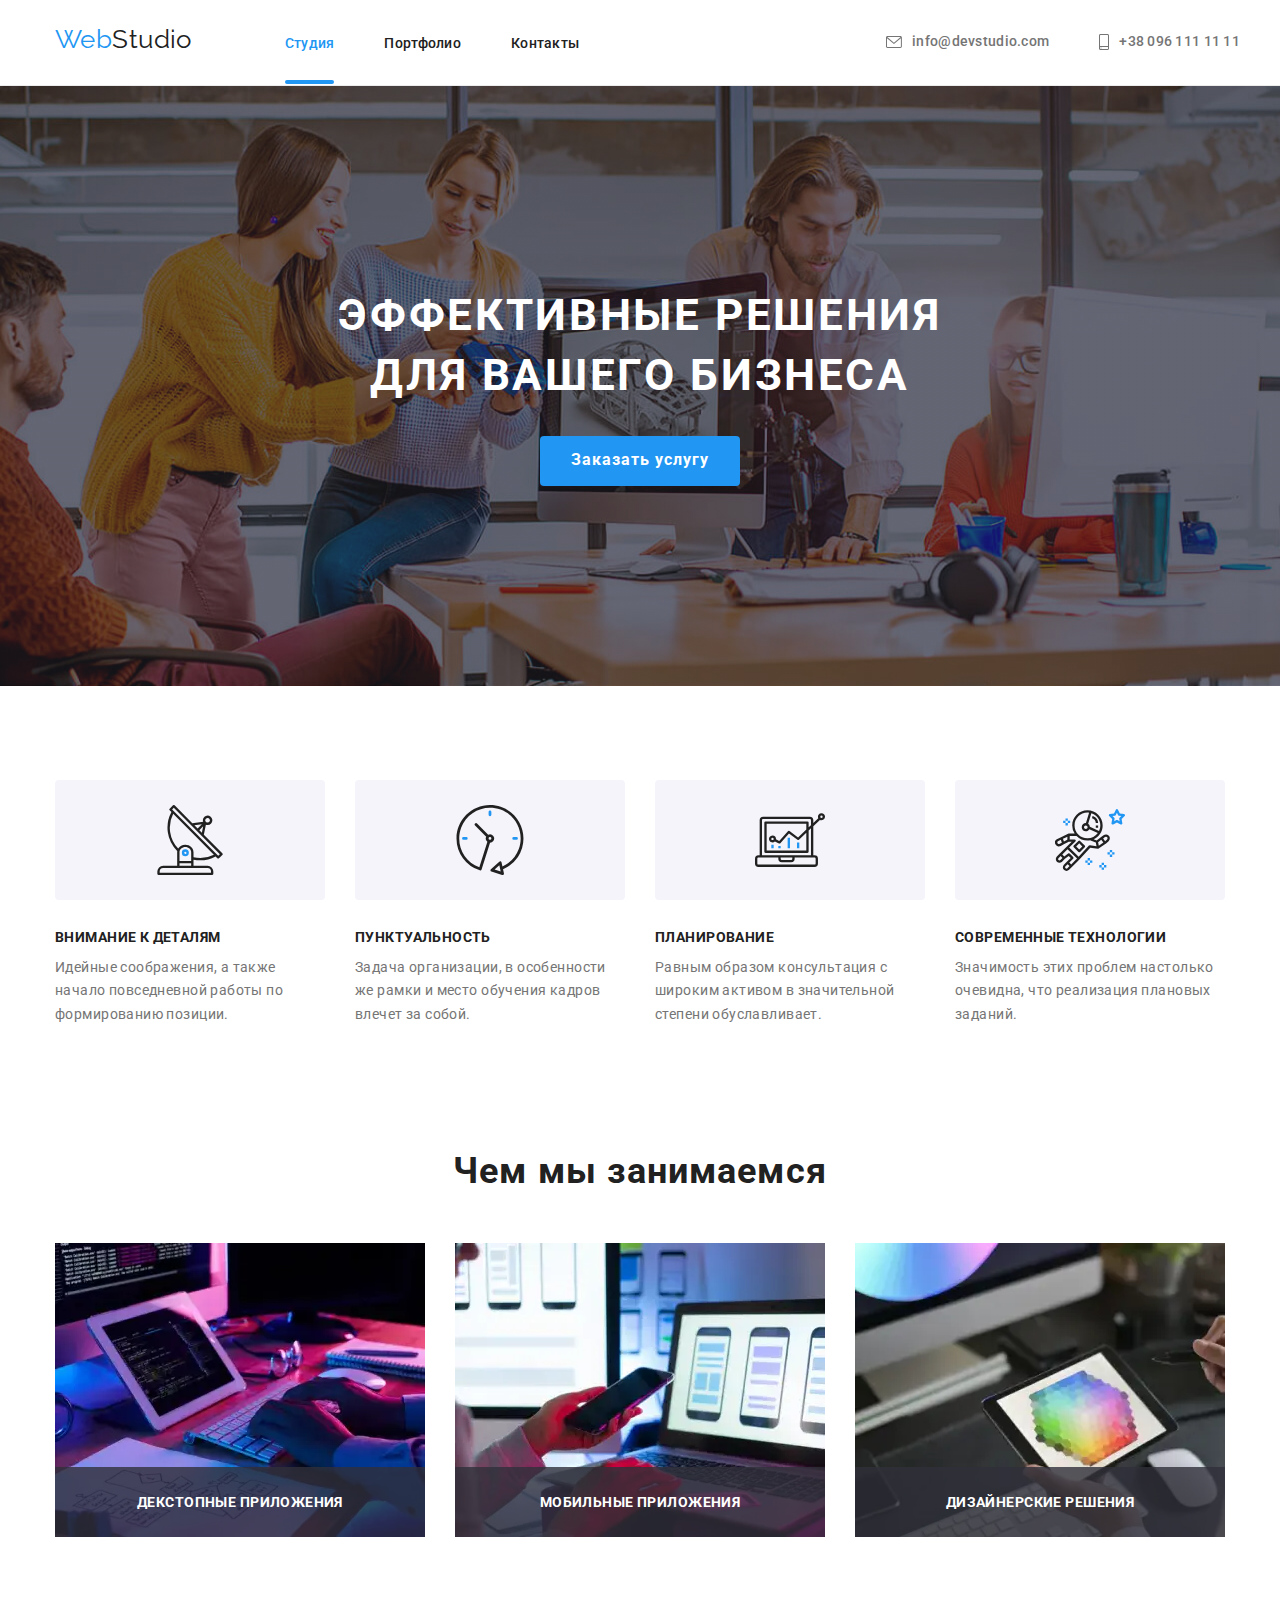
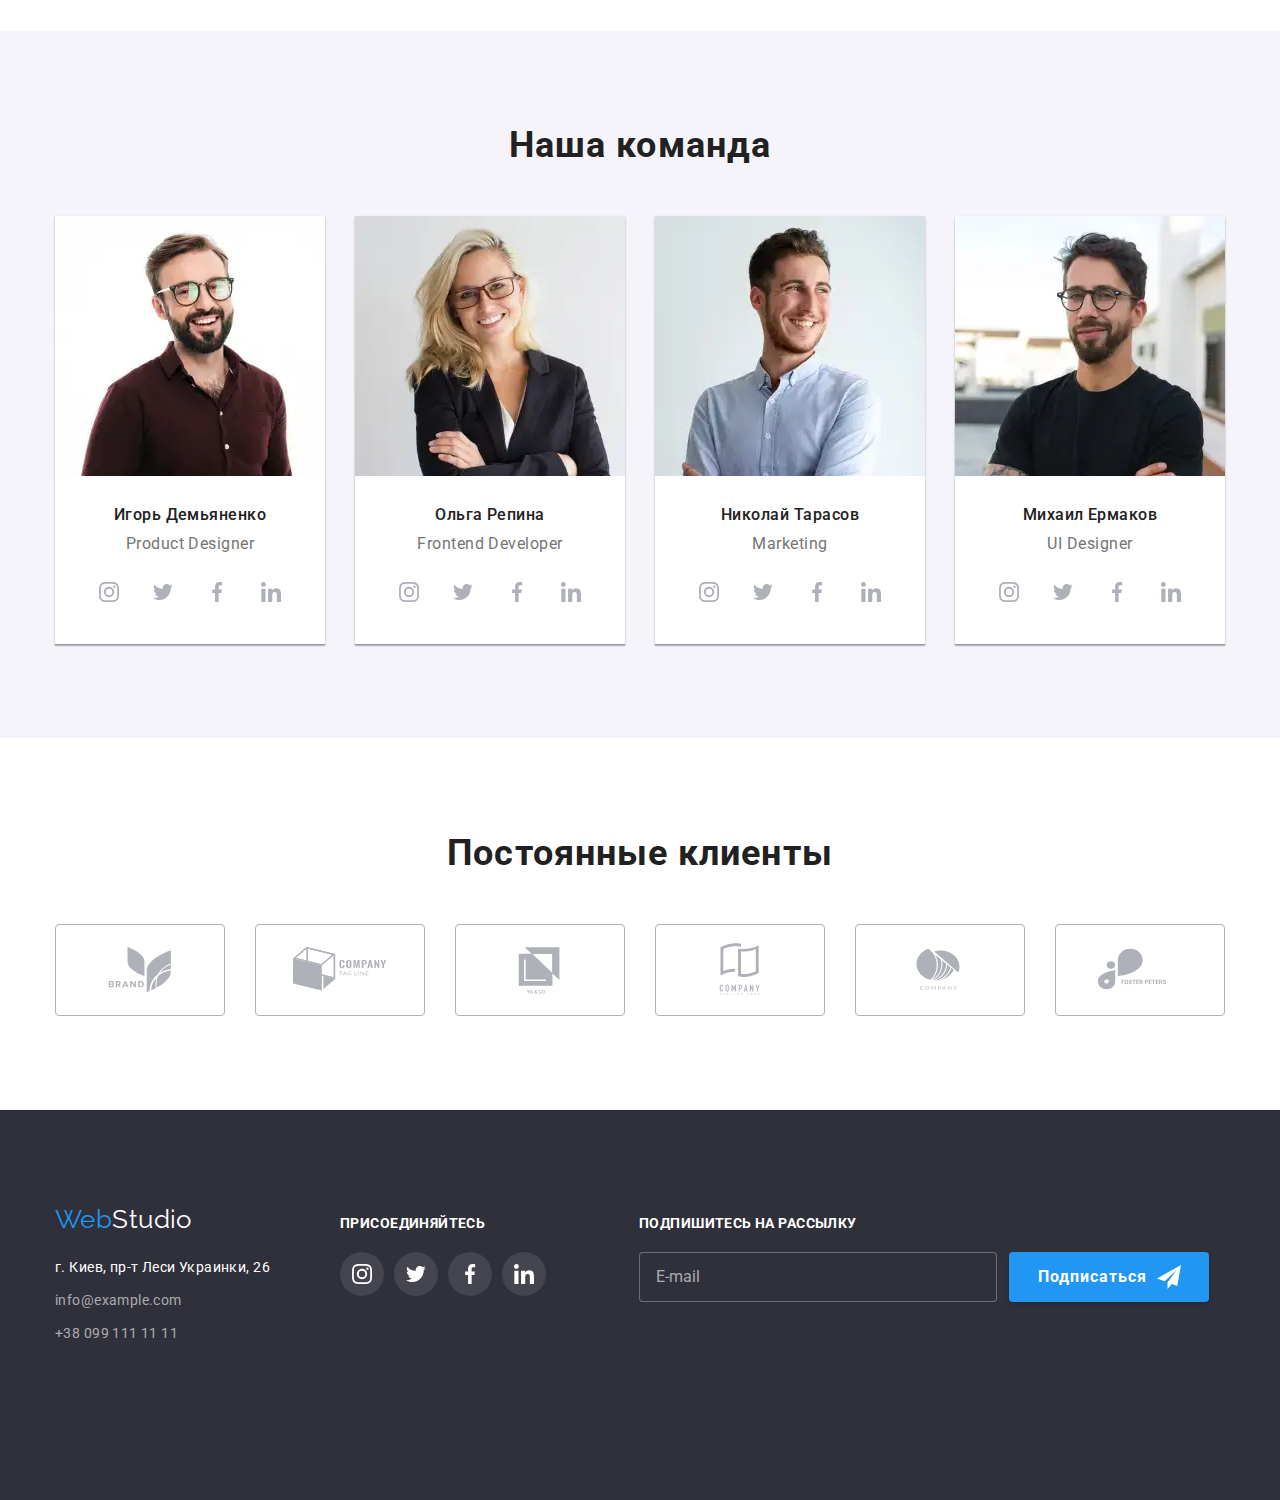
<file: index.html>
<!DOCTYPE html>
<html lang="ru">

<head>
    <meta charset="UTF-8">
    <meta http-equiv="X-UA-Compatible" content="IE=edge">
    <meta name="viewport" content="width=device-width, initial-scale=1.0">
    <title>WebStudio</title>
    <link rel="preconnect" href="https://fonts.gstatic.com">
    <link
        href="https://fonts.googleapis.com/css2?family=Raleway:wght@700&family=Roboto:wght@400;500;700;900&display=swap"
        rel="stylesheet">
    <link rel="stylesheet"
        href="https://cdnjs.cloudflare.com/ajax/libs/modern-normalize/1.1.0/modern-normalize.min.css">
    <link rel="stylesheet" href="./css/main.min.css">
</head>

<body>
    <!--Шапка страницы-->
     <header class="header">
        <div class="header__nav container">
            <a class="logo header__logo" href="./index.html">Web<span class="logo_color">Studio</span> </a>
            <nav> 
                <ul class="nav">
                    <li class="nav__item"><a class="nav__link active" href="./index.html">Студия</a></li>
                    <li class="nav__item"><a class="nav__link" href="./portfolio.html">Портфолио</a></li>
                    <li class="nav__item"><a class="nav__link" href="">Контакты</a></li>
                </ul>
            </nav>
            <button class="burger-button" data-menu-open>
                <svg class="burger-button__icon">
                    <use href="./images/icon.svg#icon-burger-btn"></use>
                </svg>
            </button>
            <ul class="header__address-list">
                <li class="header__address-item">
                    <a class="header__address-link" href="mailto:info@devstudio.com">
                        <svg class="header__address-icon" width="16" height="12">
                            <use href="./images/icon.svg#icon-email"></use>
                        </svg> info@devstudio.com</a>
                </li>
                <li>
                    <a class="header__address-link" href="tel:+380961111111">
                        <svg class="header__address-icon" width="10" height="16">
                            <use href="./images/icon.svg#icon-smartphone"></use>
                        </svg> +38 096 111 11 11</a>
                </li>
            </ul>
        </div>


        <div class="mobile-menu" data-menu>
            <div class="container mobile-menu__container">
            <button class="close-button mobile-menu__close-button">
                <svg class="close-button__icon">
                    <use href="./images/icon.svg#icon-close-btn" data-menu-close></use>
                </svg>
            </button>
            <div class="mobile__nav-wrapper">
            <ul class="mobile__nav-list">
                <li class="mobile__nav-item">
                    <a href="./index.html" class="mobile__nav-link active">Студия</a>
                </li>
                <li class="mobile__nav-item">
                    <a href="./portfolio.html" class="mobile__nav-link">Портфолио</a>
                </li>
                <li class="mobile__nav-item">
                    <a href="" class="mobile__nav-link">Контакты</a>
                </li>
            </ul>
            </div>
            <div class="mobile__address-wrapper">
            <ul class="mobile__address-list">
                <li class="mobile__address-item">
                    <a href="" class="mobile__address-link mobile__addres-tel">+38 096 111 11 11</a>
                </li>
                <li class="mobile__address-item">
                    <a href="" class="mobile__address-link mobile__address-email">info@devstudio.com</a>
                </li>
            </ul>
            <ul class="mobile__social">
                <li class="mobile__social-item">
                    <a href="https://www.instagram.com" class="mobile__social-link">Instagram</a>
                </li>
                <li class="mobile__social-item">
                    <a href="https://www.twitter.com" class="mobile__social-link">Twitter</a>
                </li>
                <li class="mobile__social-item">
                    <a href="https://www.facebook.com" class="mobile__social-link">Facebook</a>
                </li>
                <li class="mobile__social-item">
                    <a href="https://www.linkedin.com" class="mobile__social-link">Linkedin</a>
                </li>
            </ul>
            </div>
            </div>
        </div>


    </header>  

    <main>
            <!--Герой-->
        <section class="hero">
            <h1 class="hero__title">Эффективные решения для вашего бизнеса</h1>
            <button type="button"  data-modal-open class=" hero__button">Заказать услугу</button>
        </section>


        <section class="section"> 
            <!--<h2>Особенности</h2>-->
            <div class="container">
                <ul class="features__list">
                    <li class="features__item">
                        <div class="features__wrapper">
            
                            <svg class="features__icon" width="70" height="70">
                                <use href="./images/icon.svg#icon-feature-1"></use>
                            </svg>
            
                        </div>
                        <div class="features__descr">
                            <h3 class="features__descr-title">Внимание к деталям</h3>
                            <p class="features__descr-text">Идейные соображения, а также начало повседневной работы по формированию
                                позиции.</p>
                        </div>
                    </li>
                    <li class="features__item">
                        <div class="features__wrapper">
            
                            <svg class="features__icon" width="70" height="70">
                                <use href="./images/icon.svg#icon-feature-2"></use>
                            </svg>
            
                        </div>
                        <div class="features__descr">
                            <h3 class="features__descr-title">Пунктуальность</h3>
                            <p class="features__descr-text">Задача организации, в особенности же рамки и место обучения кадров влечет за
                                собой.</p>
                        </div>
                    </li>
                    <li class="features__item">
                        <div class="features__wrapper">
            
                            <svg class="features__icon" width="70" height="70">
                                <use href="./images/icon.svg#icon-feature-3"></use>
                            </svg>
            
                        </div>
                        <div class="features__descr">
                            <h3 class="features__descr-title">Планирование</h3>
                            <p class="features__descr-text">Равным образом консультация с широким активом в значительной степени
                                обуславливает.</p>
                        </div>
                    </li>
                    <li class="features__item">
                        <div class="features__wrapper">
            
                            <svg class="features__icon" width="70" height="70">
                                <use href="./images/icon.svg#icon-feature-4"></use>
                            </svg>
            
                        </div>
                        <div class="features__descr">
                            <h3 class="features__descr-title">Современные технологии</h3>
                            <p class="features__descr-text">Значимость этих проблем настолько очевидна, что реализация плановых заданий.
                            </p>
                        </div>
                    </li>
                </ul>
            </div>
            </section> 
            
            
            
            <section class="section activity">
                <h2 class="activity__heading">Чем мы занимаемся</h2>
                <div class="container">
                    <ul class="activity__list">
                        <li class="activity__item"> 
                         <picture>
                            <source media="(min-width: 1200px)"
                                srcset="./images/activity-1-1x.webp 1x, ./images/activity-1-2x.webp 2x"
                                type="image/webp">
                            <source media="(min-width: 1200px)"
                                srcset="./images/activity-1-1x.jpg 1x, ./images/activity-1-2x.jpg 2x">
                            <img src="#" alt="Декстопные приложения">
                        </picture> 
                        <div class="activity__list-thumb">
                            <p class="activity__text">Декстопные приложения</p>
                        </div></li>
                        <li class="activity__item"> 
                            <picture>
                                <source media="(min-width: 1200px)" srcset="./images/activity-2-1x.webp 1x, ./images/activity-2-2x.webp 2x"
                                    type="image/webp">
                                <source media="(min-width: 1200px)" srcset="./images/activity-2-1x.jpg 1x, ./images/activity-2-2x.jpg 2x">
                                <img src="#" alt="Мобильные приложения">
                            </picture>
                        <div class="activity__list-thumb">
                            <p class="activity__text">Мобильные приложения</p>
                        </div></li>
                        <li class="activity__item"> 
                            <picture>
                                <source media="(min-width: 1200px)" srcset="./images/activity-3-1x.webp 1x, ./images/activity-3-2x.webp 2x"
                                    type="image/webp">
                                <source media="(min-width: 1200px)" srcset="./images/activity-3-1x.jpg 1x, ./images/activity-3-2x.jpg 2x">
                                <img src="#" alt="Дизайнерские решения">
                            </picture>
                        <div class="activity__list-thumb">
                            <p class="activity__text">Дизайнерские решения</p>
                        </div> </li>
                    </ul>
                </div>
            </section> 
            
            <section class="team section">
                <div class="container">
                    <h2 class="team__heading">Наша команда</h2>
                    <ul class="team__list">
                        <li class="team__item">
                        <picture>
                            <source media="(min-width: 1200px)"
                                srcset="./images/team-1-desktop-1x.webp 1x, ./images/team-1-desktop-2x.webp 2x"
                                type="image/webp">
                            <source media="(min-width: 1200px)"
                                srcset="./images/team-1-desktop-1x.jpg 1x, ./images/team-1-desktop-2x.jpg 2x">
                        
                            <source media="(min-width: 768px)"
                                srcset="./images/team-1-tablet-1x.webp 1x, ./images/team-1-tablet-2x.webp 2x"
                                type="image/webp">
                            <source media="(min-width: 768px)"
                                srcset="./images/team-1-tablet-1x.jpg 1x, ./images/team-1-tablet-2x.jpg 2x">
                              
                            <source media="(min-width: 320px)" 
                                srcset="./images/team-1-mobile-1x.webp 1x, ./images/team-1-mobile-2x.webp 2x"
                                type="image/webp">
                            <source media="(min-width: 320px)" 
                                srcset="./images/team-1-mobile-1x.jpg 1x, ./images/team-1-mobile-2x.jpg 2x">
                        
                            <img class="team__img" src="#" alt="Игорь Демьяненко">
                        </picture>
                            <div class="team__item-wrapper">
                                <div class="team__member-info">
                                    <h3 class="team__member">Игорь Демьяненко</h3>
                                    <p class="team__member-activity">Product Designer</p>
                                    <ul class="team__social-links-list">
                                        <li class="team__social-links-item">
                                            <a class="team__social-links-item-link" href="https://www.instagram.com">
                                                <svg class="team__icon" width="20" height="20">
                                                    <use href="./images/icon.svg#icon-instagram"></use>
                                                </svg>
                                            </a>
                                        </li>
                                        <li class="team__social-links-item">
                                            <a class="team__social-links-item-link" href="https://twitter.com">
                                                <svg class="team__icon" width="20" height="20">
                                                    <use href="./images/icon.svg#icon-twitter"></use>
                                                </svg>
                                            </a>
                                        </li>
                                        <li class="team__social-links-item">
                                            <a class="team__social-links-item-link" href="https://www.facebook.com">
                                                <svg class="team__icon" width="20" height="20">
                                                    <use href="./images/icon.svg#icon-facebook"></use>
                                                </svg>
                                            </a>
                                        </li>
                                        <li class="team__social-links-item">
                                            <a class="team__social-links-item-link" href="https://www.linkedin.com">
                                                <svg class="team__icon" width="20" height="20">
                                                    <use href="./images/icon.svg#icon-linkedin"></use>
                                                </svg>
                                            </a>
                                        </li>
                                    </ul>
                                </div>
                            </div>
                        </li>
                        <li class="team__item">
                            <picture>
                                <source media="(min-width: 1200px)" srcset="./images/team-2-desktop-1x.webp 1x, ./images/team-2-desktop-2x.webp 2x"
                                    type="image/webp">
                                <source media="(min-width: 1200px)" srcset="./images/team-2-desktop-1x.jpg 1x, ./images/team-2-desktop-2x.jpg 2x">
                            
                                <source media="(min-width: 768px)" srcset="./images/team-2-tablet-1x.webp 1x, ./images/team-2-tablet-2x.webp 2x"
                                    type="image/webp">
                                <source media="(min-width: 768px)" srcset="./images/team-2-tablet-1x.jpg 1x, ./images/team-2-tablet-2x.jpg 2x">
                        
                                <source media="(min-width: 320px)" srcset="./images/team-2-mobile-1x.webp 1x, ./images/team-2-mobile-2x.webp 2x"
                                    type="image/webp">
                                <source media="(min-width: 320px)" srcset="./images/team-2-mobile-1x.jpg 1x, ./images/team-2-mobile-2x.jpg 2x">
                            
                                <img class="team__img" src="#" alt="Ольга Репина">
                            </picture>
                            <div class="team__item-wrapper">
                                <div class="team__member-info">
                                    <h3 class="team__member">Ольга Репина</h3>
                                    <p class="team__member-activity">Frontend Developer</p>
                                    <ul class="team__social-links-list">
                                        <li class="team__social-links-item">
                                            <a class="team__social-links-item-link" href="https://www.instagram.com">
                                                <svg class="team__icon" width="20" height="20">
                                                    <use href="./images/icon.svg#icon-instagram"></use>
                                                </svg>
                                            </a>
                                        </li>
                                        <li class="team__social-links-item">
                                            <a class="team__social-links-item-link" href="https://twitter.com">
                                                <svg class="team__icon" width="20" height="20">
                                                    <use href="./images/icon.svg#icon-twitter"></use>
                                                </svg>
                                            </a>
                                        </li>
                                        <li class="team__social-links-item">
                                            <a class="team__social-links-item-link" href="https://www.facebook.com">
                                                <svg class="team__icon" width="20" height="20">
                                                    <use href="./images/icon.svg#icon-facebook"></use>
                                                </svg>
                                            </a>
                                        </li>
                                        <li class="team__social-links-item">
                                            <a class="team__social-links-item-link" href="https://www.linkedin.com">
                                                <svg class="team__icon" width="20" height="20">
                                                    <use href="./images/icon.svg#icon-linkedin"></use>
                                                </svg>
                                            </a>
                                        </li>
                                    </ul>
                                </div>
                            </div>
                        </li>
                        <li class="team__item">
                            <picture>
                                <source media="(min-width: 1200px)" srcset="./images/team-3-desktop-1x.webp 1x, ./images/team-3-desktop-2x.webp 2x"
                                    type="image/webp">
                                <source media="(min-width: 1200px)" srcset="./images/team-3-desktop-1x.jpg 1x, ./images/team-3-desktop-2x.jpg 2x">
                            
                                <source media="(min-width: 768px)" srcset="./images/team-3-tablet-1x.webp 1x, ./images/team-3-tablet-2x.webp 2x"
                                    type="image/webp">
                                <source media="(min-width: 768px)" srcset="./images/team-3-tablet-1x.jpg 1x, ./images/team-3-tablet-2x.jpg 2x">
                            
                                <source media="(min-width: 320px)" srcset="./images/team-3-mobile-1x.webp 1x, ./images/team-3-mobile-2x.webp 2x"
                                    type="image/webp">
                                <source media="(min-width: 320px)" srcset="./images/team-3-mobile-1x.jpg 1x, ./images/team-3-mobile-2x.jpg 2x">
                            
                                <img class="team__img" src="#" alt="Николай Тарасов">
                            </picture>
                            <div class="team__item-wrapper">
                                <div class="team__member-info">
                                    <h3 class="team__member">Николай Тарасов</h3>
                                    <p class="team__member-activity">Marketing</p>
                                    <ul class="team__social-links-list">
                                        <li class="team__social-links-item">
                                            <a class="team__social-links-item-link" href="https://www.instagram.com">
                                                <svg class="team__icon" width="20" height="20">
                                                    <use href="./images/icon.svg#icon-instagram"></use>
                                                </svg>
                                            </a>
                                        </li>
                                        <li class="team__social-links-item">
                                            <a class="team__social-links-item-link" href="https://twitter.com">
                                                <svg class="team__icon" width="20" height="20">
                                                    <use href="./images/icon.svg#icon-twitter"></use>
                                                </svg>
                                            </a>
                                        </li>
                                        <li class="team__social-links-item">
                                            <a class="team__social-links-item-link" href="https://www.facebook.com">
                                                <svg class="team__icon" width="20" height="20">
                                                    <use href="./images/icon.svg#icon-facebook"></use>
                                                </svg>
                                            </a>
                                        </li>
                                        <li class="team__social-links-item">
                                            <a class="team__social-links-item-link" href="https://www.linkedin.com">
                                                <svg class="team__icon" width="20" height="20">
                                                    <use href="./images/icon.svg#icon-linkedin"></use>
                                                </svg>
                                            </a>
                                        </li>
                                    </ul>
                                </div>
                            </div>
                        </li>
                        <li class="team__item">
                            <picture>
                                <source media="(min-width: 1200px)" srcset="./images/team-4-desktop-1x.webp 1x, ./images/team-4-desktop-2x.webp 2x"
                                    type="image/webp">
                                <source media="(min-width: 1200px)" srcset="./images/team-4-desktop-1x.jpg 1x, ./images/team-4-desktop-2x.jpg 2x">
                            
                                <source media="(min-width: 768px)" srcset="./images/team-4-tablet-1x.webp 1x, ./images/team-4-tablet-2x.webp 2x"
                                    type="image/webp">
                                <source media="(min-width: 768px)" srcset="./images/team-4-tablet-1x.jpg 1x, ./images/team-4-tablet-2x.jpg 2x">
                            
                                <source media="(min-width: 320px)" srcset="./images/team-4-mobile-1x.webp 1x, ./images/team-4-mobile-2x.webp 2x"
                                    type="image/webp">
                                <source media="(min-width: 320px)" srcset="./images/team-4-mobile-1x.jpg 1x, ./images/team-4-mobile-2x.jpg 2x">
                            
                                <img class="team__img" src="#" alt="Михаил Ермаков">
                            </picture>
                            <div class="team__item-wrapper">
                                <div class="team__member-info">
                                    <h3 class="team__member">Михаил Ермаков</h3>
                                    <p class="team__member-activity">UI Designer</p>
                                    <ul class="team__social-links-list">
                                        <li class="team__social-links-item">
                                            <a class="team__social-links-item-link" href="https://www.instagram.com">
                                                <svg class="team__icon" width="20" height="20">
                                                    <use href="./images/icon.svg#icon-instagram"></use>
                                                </svg>
                                            </a>
                                        </li>
                                        <li class="team__social-links-item">
                                            <a class="team__social-links-item-link" href="https://twitter.com">
                                                <svg class="team__icon" width="20" height="20">
                                                    <use href="./images/icon.svg#icon-twitter"></use>
                                                </svg>
                                            </a>
                                        </li>
                                        <li class="team__social-links-item">
                                            <a class="team__social-links-item-link" href="https://www.facebook.com">
                                                <svg class="team__icon" width="20" height="20">
                                                    <use href="./images/icon.svg#icon-facebook"></use>
                                                </svg>
                                            </a>
                                        </li>
                                        <li class="team__social-links-item">
                                            <a class="team__social-links-item-link" href="https://www.linkedin.com">
                                                <svg class="team__icon" width="20" height="20">
                                                    <use href="./images/icon.svg#icon-linkedin"></use>
                                                </svg>
                                            </a>
                                        </li>
                                    </ul>
                                </div>
                            </div>
                        </li>
                    </ul>
                </div>
            </section> 
             
             
            <section class="section">
                <div class="clients container">
                    <h3 class="clients__headline">Постоянные клиенты</h3>
                    <ul class="clients__list">
                        <li class="clients__item">
                            <a href="" class="clients__link">
                                <svg class="clients__icon" width="106" height="60">
                                    <use href="./images/icon.svg#icon-companyk-1"></use>
                                </svg>
                            </a>
                        </li>
                        <li class="clients__item">
                            <a href="" class="clients__link">
                                <svg class="clients__icon" width="106" height="60">
                                    <use href="./images/icon.svg#icon-companyk-2"></use>
                                </svg>
                            </a>
                        </li>
                        <li class="clients__item">
                            <a href="" class="clients__link">
                                <svg class="clients__icon" width="106" height="60">
                                    <use href="./images/icon.svg#icon-companyk-3"></use>
                                </svg>
                            </a>
                        </li>
                        <li class="clients__item">
                            <a href="" class="clients__link">
                                <svg class="clients__icon" width="106" height="60">
                                    <use href="./images/icon.svg#icon-companyk-4"></use>
                                </svg>
                            </a>
                        </li>
                        <li class="clients__item">
                            <a href="" class="clients__link">
                                <svg class="clients__icon" width="106" height="60">
                                    <use href="./images/icon.svg#icon-companyk-5"></use>
                                </svg>
                            </a>
                        </li>
                        <li class="clients__item">
                            <a href="" class="clients__link">
                                <svg class="clients__icon" width="106" height="60">
                                    <use href="./images/icon.svg#icon-companyk-6"></use>
                                </svg>
                            </a>
                        </li>
                    </ul>
                </div>
            </section>
            </main> 
            
            <footer class="footer section">
                <div class="container footer__wrapper"> 
                    <!-- Футер -->
                    <div class="footer__info-wrapper">
                    <div class="footer__left-side-wrapper">
                        <a class="logo logo_position" href="./index.html">Web<span class="logo__footer">Studio</span> </a>
                        <address class="footer__address">
                            <p class="footer__address-text">г. Киев, пр-т Леси Украинки, 26</p>
                            <ul class="footer__address-list">
                                <li class="footer__address-item">
                                    <a class="footer__address-link" href="mailto:info@example.com">info@example.com</a>
                                </li>
                                <li class="footer__address-item">
                                    <a class="footer__address-link" href="tel:+380991111111">+38 099 111 11 11</a>
                                </li>
                            </ul>
                        </address>
                    </div>
                    <div class="footer__right-side-wrapper">
                        <p class="footer__subscribe ">Присоединяйтесь</p>
                        <ul class="footer__social-links-list">
                            <li class="footer__social-links-item">
                                <a class="footer__social-link" href="https://www.instagram.com">
                                    <svg class="footer__icon" width="20" height="20">
                                        <use href="./images/icon.svg#icon-instagram"></use>
                                    </svg>
                                </a>
                            </li>
                            <li class="footer__social-links-item">
                                <a class="footer__social-link" href="https://twitter.com">
                                    <svg class="footer__icon" width="20" height="20">
                                        <use href="./images/icon.svg#icon-twitter"></use>
                                    </svg>
                                </a>
                            </li>
                            <li class="footer__social-links-item">
                                <a class="footer__social-link" href="https://www.facebook.com">
                                    <svg class="footer__icon" width="20" height="20">
                                        <use href="./images/icon.svg#icon-facebook"></use>
                                    </svg>
                                </a>
                            </li>
                            <li class="footer__social-links-item">
                                <a class="footer__social-link" href="https://www.linkedin.com">
                                    <svg class="footer__icon" width="20" height="20">
                                        <use href="./images/icon.svg#icon-linkedin"></use>
                                    </svg>
                                </a>
                        </ul>
                    </div>
                    </div>
                    <div class="footer__mailing-wrapper">
                        <p class="footer__mailing-head">Подпишитесь на рассылку</p>
                        <form class="footer__mailing-form">
                            <label for="email-footer" class="footer__mailing-form-field">
                                <input type="email" class="footer__mailing-form-input" name="email" placeholder="E-mail" id="email-footer">
                            </label>
                            <button class="footer__submit-btn" type="submit">Подписаться <svg class="footer-icon" width="24" height="24">
                                    <use href="./images/icon.svg#icon-send-footer"></use>
                                </svg></button>
                        </form>
                    </div>
                </div>
            </footer> 
            <div class="backdrop is-hidden" data-modal>
                <div class="modal">
                    <button type="button" data-modal-close class="close-btn">
                        <svg class="close-btn-svg" width="18" height="18">
                            <use href="./images/icon.svg#icon-close-btn"> </use>
                        </svg>
                    </button>
                    <form class="modal-form">
                        <p class="modal-form-head">Оставьте свои данные, мы вам перезвоним</p>
                        <label for="name" class="modal-form-field">
                            Имя
                            <span class="modal-form-input-wrapper">
                                <input type="text" class="modal-form-input" name="user-name" minlength="2"
                                    pattern="[a-zA-Zа-яёА-ЯЁ]+" title="Имя должно содержать символы кириллицы или латинницы"
                                    id="name" required>
                                <svg class="modal-form-icon" width="18" height="18">
                                    <use href="./images/icon.svg#icon-person-modal"></use>
                                </svg>
                            </span>
                        </label>
                        <label for="phone" class="modal-form-field">
                            Телефон
                            <span class="modal-form-input-wrapper">
                                <input type="tel" class="modal-form-input" name="user-phone"
                                    pattern="[0-9]{3}-[0-9]{3}-[0-9]{2}-[0-9]{2}" title="050-000-00-00" id="phone" required>
                                <svg class="modal-form-icon" width="18" height="18">
                                    <use href="./images/icon.svg#icon-phone-modal"></use>
                                </svg>
                            </span>
                        </label>
                        <label for="email-modal" class="modal-form-field">
                            Почта
                            <span class="modal-form-input-wrapper">
                                <input type="email" class="modal-form-input" name="user-email" id="email-modal" required>
                                <svg class="modal-form-icon" width="18" height="18">
                                    <use href="./images/icon.svg#icon-email-modal"></use>
                                </svg>
                            </span>
                        </label>
                        <label for="message" class="modal-form-field">
                            Комментарий
                            <textarea name="user-message" class="modal-form-message" placeholder="Введите текст"
                                id="message"></textarea>
                        </label>
                        <input type="checkbox" class="modal-form-checkbox visually-hidden" id="accept-policy">
                        <label for="accept-policy" class="modal-form-checkbox-label">
                            Соглашаюсь с рассылкой и принимаю&nbsp;<a href="" class="modal-form-label-link">Условия договора</a>
                        </label>
                        <button type="submit" class="modal-form-btn">Отправить</button>
                    </form>
                </div>
            </div> 
            <script src="./js/mobile-menu.js"></script> 
            <script src="./js/modal.js"></script> 
            </body>
            
            </html>
</file>
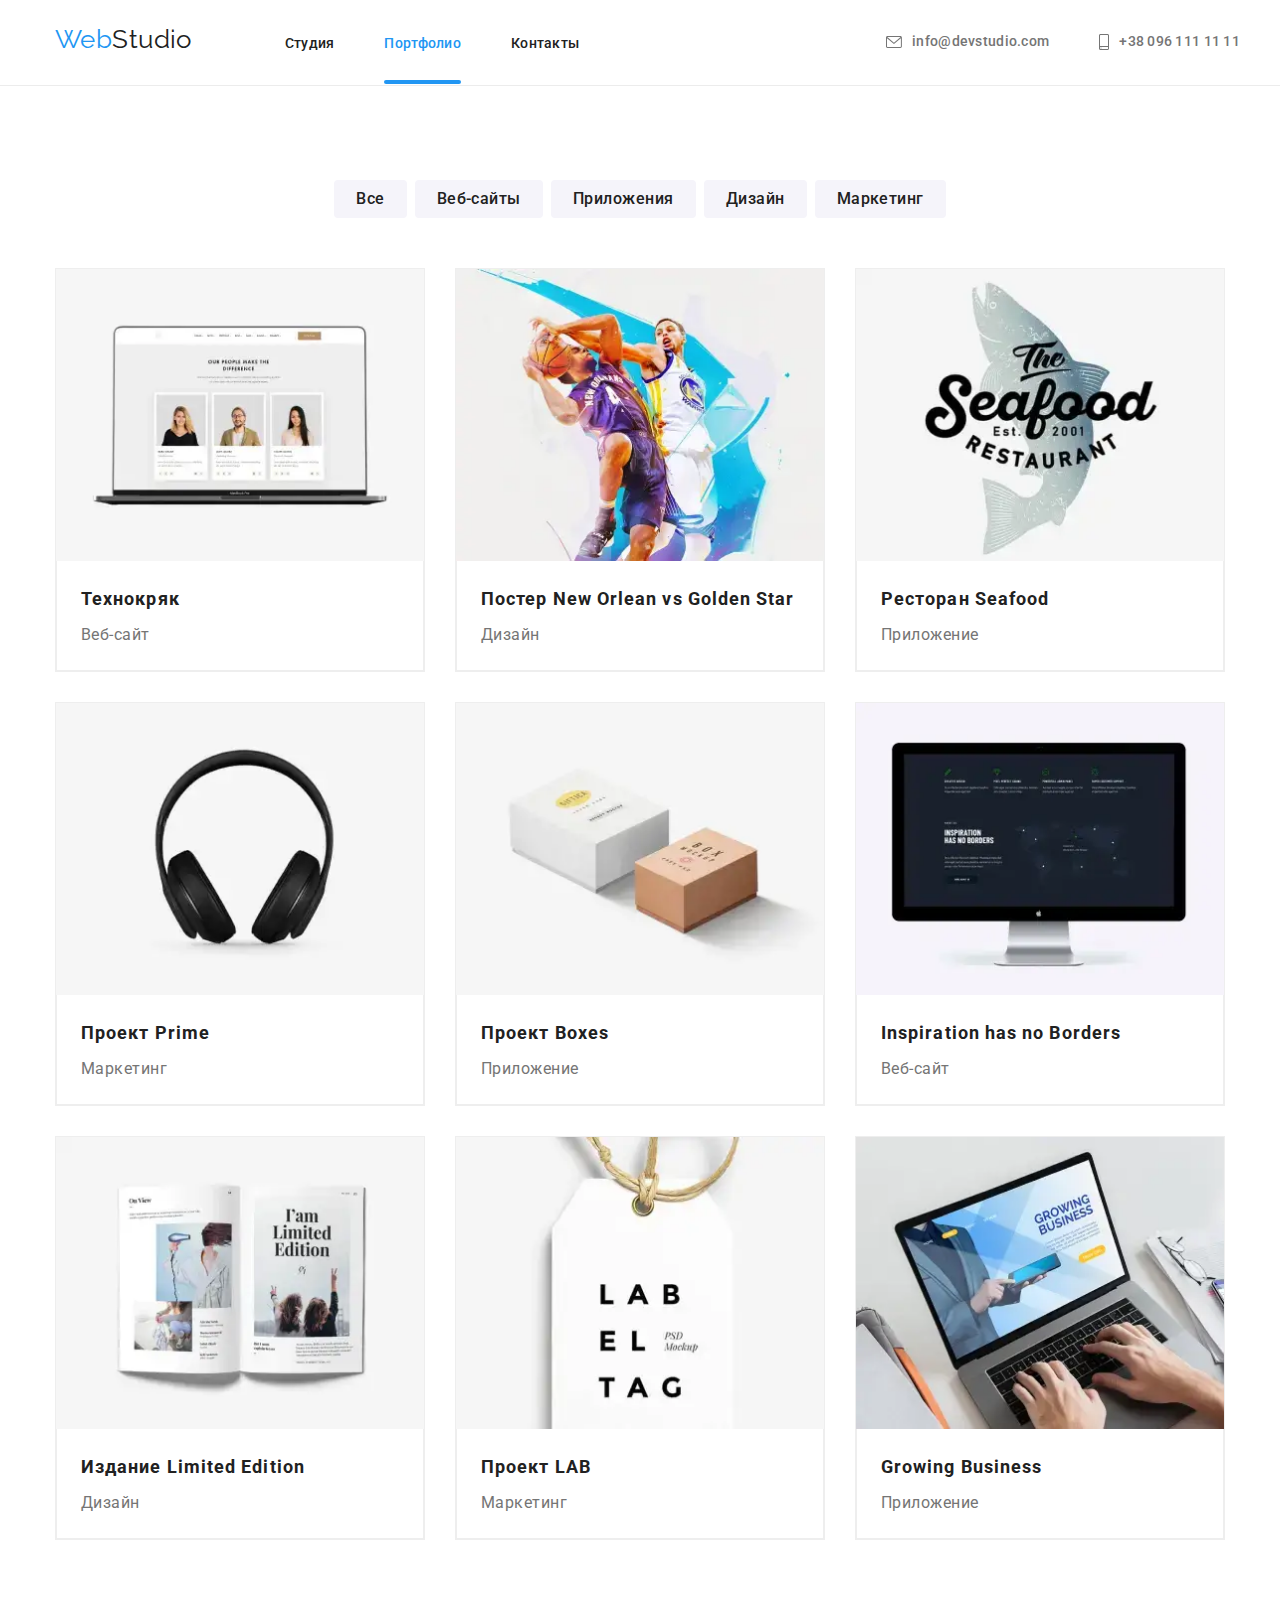
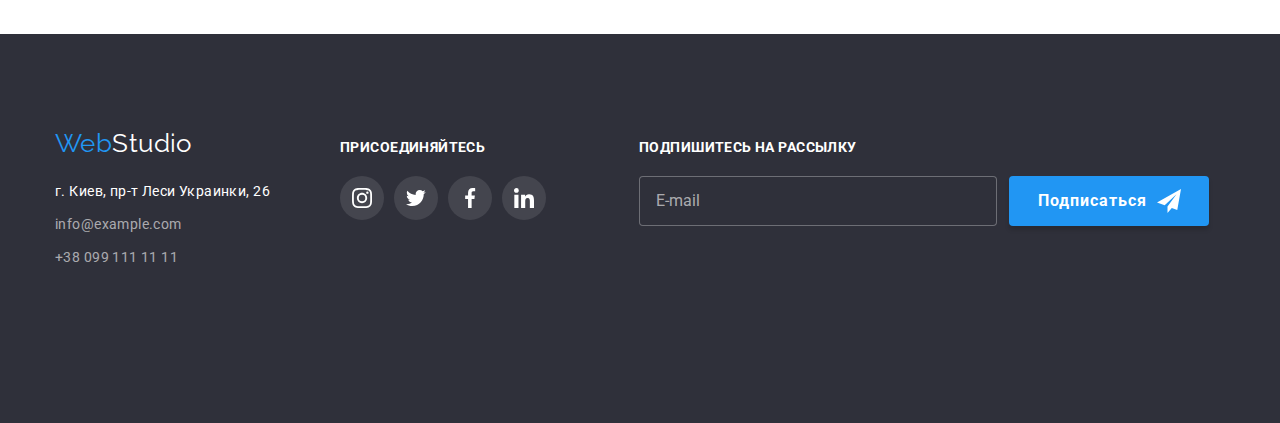
<file: portfolio.html>
<!DOCTYPE html>
<html lang="ru">

<head>
    <meta charset="UTF-8">
    <meta http-equiv="X-UA-Compatible" content="IE=edge">
    <meta name="viewport" content="width=device-width, initial-scale=1.0">
    <title>WebStudio</title>
    <link rel="preconnect" href="https://fonts.gstatic.com">
    <link
        href="https://fonts.googleapis.com/css2?family=Raleway:wght@700&family=Roboto:wght@400;500;700;900&display=swap"
        rel="stylesheet">
    <link rel="stylesheet"
        href="https://cdnjs.cloudflare.com/ajax/libs/modern-normalize/1.1.0/modern-normalize.min.css">
    <link rel="stylesheet" href="./css/main.min.css">
</head>

<body>
    <!--Шапка страницы-->
    <header class="header">
        <div class="header__nav container">
            <a class="logo header__logo" href="./index.html">Web<span class="logo_color">Studio</span> </a>
            <nav>
    
                <ul class="nav">
                    <li class="nav__item"><a class="nav__link" href="./index.html">Студия</a></li>
                    <li class="nav__item"><a class="nav__link active" href="./portfolio.html">Портфолио</a></li>
                    <li class="nav__item"><a class="nav__link" href="">Контакты</a></li>
                </ul>
            </nav>
            <button class="burger-button" data-menu-open>
                <svg class="burger-button__icon">
                    <use href="./images/icon.svg#icon-burger-btn"></use>
                </svg>
            </button>
            <ul class="header__address-list">
                <li class="header__address-item">
                    <a class="header__address-link" href="mailto:info@devstudio.com">
                        <svg class="header__address-icon" width="16" height="12">
                            <use href="./images/icon.svg#icon-email"></use>
                        </svg> info@devstudio.com</a>
                </li>
                <li>
                    <a class="header__address-link" href="tel:+380961111111">
                        <svg class="header__address-icon" width="10" height="16">
                            <use href="./images/icon.svg#icon-smartphone"></use>
                        </svg> +38 096 111 11 11</a>
                </li>
            </ul>
        </div>
    
    
        <div class="mobile-menu" data-menu>
            <div class="container mobile-menu__container">
                <button class="close-button mobile-menu__close-button">
                    <svg class="close-button__icon">
                        <use href="./images/icon.svg#icon-close-btn" data-menu-close></use>
                    </svg>
                </button>
                <div class="mobile__nav-wrapper">
                    <ul class="mobile__nav-list">
                        <li class="mobile__nav-item">
                            <a href="./index.html" class="mobile__nav-link">Студия</a>
                        </li>
                        <li class="mobile__nav-item">
                            <a href="./portfolio.html" class="mobile__nav-link active">Портфолио</a>
                        </li>
                        <li class="mobile__nav-item">
                            <a href="" class="mobile__nav-link">Контакты</a>
                        </li>
                    </ul>
                </div>
                <div class="mobile__address-wrapper">
                    <ul class="mobile__address-list">
                        <li class="mobile__address-item">
                            <a href="" class="mobile__address-link mobile__addres-tel">+38 096 111 11 11</a>
                        </li>
                        <li class="mobile__address-item">
                            <a href="" class="mobile__address-link mobile__address-email">info@devstudio.com</a>
                        </li>
                    </ul>
                    <ul class="mobile__social">
                        <li class="mobile__social-item">
                            <a href="https://www.instagram.com" class="mobile__social-link">Instagram</a>
                        </li>
                        <li class="mobile__social-item">
                            <a href="https://www.twitter.com" class="mobile__social-link">Twitter</a>
                        </li>
                        <li class="mobile__social-item">
                            <a href="https://www.facebook.com" class="mobile__social-link">Facebook</a>
                        </li>
                        <li class="mobile__social-item">
                            <a href="https://www.linkedin.com" class="mobile__social-link">Linkedin</a>
                        </li>
                    </ul>
                </div>
            </div>
        </div>
    
    
    </header>

    <main>
        <section class="section">
            <div class="container">
                <ul class="filter__buttons-list">
                    <li class="filter__buttons-item"> <button class="filter__button" type="button">Все</button> 
                    </li>
                    <li class="filter__buttons-item"> <button class="filter__button" type="button">Веб-сайты</button>
                    </li>
                    <li class="filter__buttons-item"> <button class="filter__button" type="button">Приложения</button>
                    </li>
                    <li class="filter__buttons-item"> <button class="filter__button" type="button">Дизайн</button>
                    </li>
                    <li class="filter__buttons-item"> <button class="filter__button" type="button">Маркетинг</button>
                    </li>
                </ul>
                    <ul class="filter__list">
                        <li class="filter__item">
                            <a href="" class="filter__link">
                                
                                    <div class="filter__img-wrapper">
                                        <picture>
                                            <source media="(min-width: 1200px)" srcset="./images/portfolio-1-desktop-1x.webp 1x, ./images/portfolio-1-desktop-2x.webp 2x"
                                                type="image/webp">
                                            <source media="(min-width: 1200px)" srcset="./images/portfolio-1-desktop-1x.jpg 1x, ./images/portfolio-1-desktop-2x.jpg 2x">
                                        
                                            <source media="(min-width: 768px)" srcset="./images/portfolio-1-tablet-1x.webp 1x, ./images/portfolio-1-tablet-2x.webp 2x"
                                                type="image/webp">
                                            <source media="(min-width: 768px)" srcset="./images/portfolio-1-tablet-1x.jpg 1x, ./images/portfolio-1-tablet-2x.jpg 2x">
                                        
                                            <source media="(min-width: 320px)" srcset="./images/portfolio-1-mobile-1x.webp 1x, ./images/portfolio-1-mobile-2x.webp 2x"
                                                type="image/webp">
                                            <source media="(min-width: 320px)" srcset="./images/portfolio-1-mobile-1x.jpg 1x, ./images/portfolio-1-mobile-2x.jpg 2x">
                                        
                                            <img class="filter__img" src="#" alt="Технокряк">
                                        </picture>
                                        <p class="overlay">Технокряк это современная площадка распространения
                                            коронавируса. Компании используют эту платформу для цифрового
                                            шпионажа и атак на защищённые сервера конкурентов.</p>
                                    </div>
                                    <div class="filter__content">
                                        <h2 class="filter__content-title">Технокряк</h2>
                                        <p class="filter__content-text">Веб-сайт</p>
                                    </div>
                               
                            </a>
                        </li>
                        <li class="filter__item">
                            <a href="" class="filter__link">
                               
                                    <div class="filter__img-wrapper">
                                        <picture>
                                            <source media="(min-width: 1200px)"
                                                srcset="./images/portfolio-2-desktop-1x.webp 1x, ./images/portfolio-2-desktop-2x.webp 2x" type="image/webp">
                                            <source media="(min-width: 1200px)"
                                                srcset="./images/portfolio-2-desktop-1x.jpg 1x, ./images/portfolio-2-desktop-2x.jpg 2x">
                                        
                                            <source media="(min-width: 768px)"
                                                srcset="./images/portfolio-2-tablet-1x.webp 1x, ./images/portfolio-2-tablet-2x.webp 2x" type="image/webp">
                                            <source media="(min-width: 768px)"
                                                srcset="./images/portfolio-2-tablet-1x.jpg 1x, ./images/portfolio-2-tablet-2x.jpg 2x">
                                        
                                            <source media="(min-width: 320px)"
                                                srcset="./images/portfolio-2-mobile-1x.webp 1x, ./images/portfolio-2-mobile-2x.webp 2x" type="image/webp">
                                            <source media="(min-width: 320px)"
                                                srcset="./images/portfolio-2-mobile-1x.jpg 1x, ./images/portfolio-2-mobile-2x.jpg 2x">
                                        
                                            <img class="filter__img" src="#" alt="Постер New Orlean vs Golden Star">
                                        </picture>
                                        <p class="overlay">Технокряк это современная площадка распространения
                                            коронавируса. Компании используют эту платформу для цифрового
                                            шпионажа и атак на защищённые сервера конкурентов.</p>
                                    </div>
                                    <div class="filter__content">
                                        <h2 class="filter__content-title">Постер New Orlean vs Golden Star</h2>
                                        <p class="filter__content-text">Дизайн</p>
                                    </div>
                               
                            </a>
                        </li>
                        <li class="filter__item">
                            <a href="" class="filter__link">
                               
                                    <div class="filter__img-wrapper">
                                        <picture>
                                            <source media="(min-width: 1200px)"
                                                srcset="./images/portfolio-3-desktop-1x.webp 1x, ./images/portfolio-3-desktop-2x.webp 2x" type="image/webp">
                                            <source media="(min-width: 1200px)"
                                                srcset="./images/portfolio-3-desktop-1x.jpg 1x, ./images/portfolio-3-desktop-2x.jpg 2x">
                                        
                                            <source media="(min-width: 768px)"
                                                srcset="./images/portfolio-3-tablet-1x.webp 1x, ./images/portfolio-3-tablet-2x.webp 2x" type="image/webp">
                                            <source media="(min-width: 768px)"
                                                srcset="./images/portfolio-3-tablet-1x.jpg 1x, ./images/portfolio-3-tablet-2x.jpg 2x">
                                        
                                            <source media="(min-width: 320px)"
                                                srcset="./images/portfolio-3-mobile-1x.webp 1x, ./images/portfolio-3-mobile-2x.webp 2x" type="image/webp">
                                            <source media="(min-width: 320px)"
                                                srcset="./images/portfolio-3-mobile-1x.jpg 1x, ./images/portfolio-3-mobile-2x.jpg 2x">
                                        
                                            <img class="filter__img" src="#" alt="Ресторан Seafood">
                                        </picture>
                                        <p class="overlay">Технокряк это современная площадка распространения
                                            коронавируса. Компании используют эту платформу для цифрового
                                            шпионажа и атак на защищённые сервера конкурентов.</p> 
                                    </div>
                                    <div class="filter__content">
                                        <h2 class="filter__content-title">Ресторан Seafood</h2>
                                        <p class="filter__content-text">Приложение</p>
                                    </div>
                                
                            </a>
                        </li>
                        <li class="filter__item">
                            <a href="" class="filter__link">
                               
                                    <div class="filter__img-wrapper">
                                        <picture>
                                            <source media="(min-width: 1200px)"
                                                srcset="./images/portfolio-4-desktop-1x.webp 1x, ./images/portfolio-4-desktop-2x.webp 2x" type="image/webp">
                                            <source media="(min-width: 1200px)"
                                                srcset="./images/portfolio-4-desktop-1x.jpg 1x, ./images/portfolio-4-desktop-2x.jpg 2x">
                                        
                                            <source media="(min-width: 768px)"
                                                srcset="./images/portfolio-4-tablet-1x.webp 1x, ./images/portfolio-4-tablet-2x.webp 2x" type="image/webp">
                                            <source media="(min-width: 768px)"
                                                srcset="./images/portfolio-4-tablet-1x.jpg 1x, ./images/portfolio-4-tablet-2x.jpg 2x">
                                        
                                            <source media="(min-width: 320px)"
                                                srcset="./images/portfolio-4-mobile-1x.webp 1x, ./images/portfolio-4-mobile-2x.webp 2x" type="image/webp">
                                            <source media="(min-width: 320px)"
                                                srcset="./images/portfolio-4-mobile-1x.jpg 1x, ./images/portfolio-4-mobile-2x.jpg 2x">
                                        
                                            <img class="filter__img" src="#" alt="Проект Prime">
                                        </picture>
                                        <p class="overlay">Технокряк это современная площадка распространения
                                            коронавируса. Компании используют эту платформу для цифрового
                                            шпионажа и атак на защищённые сервера конкурентов.</p>
                                    </div>
                                    <div class="filter__content">
                                        <h2 class="filter__content-title">Проект Prime</h2>
                                        <p class="filter__content-text">Маркетинг</p>
                                    </div>
                               
                            </a>
                        </li>
                        <li class="filter__item">
                            <a href="" class="filter__link">
                                
                                    <div class="filter__img-wrapper">
                                        <picture>
                                            <source media="(min-width: 1200px)"
                                                srcset="./images/portfolio-5-desktop-1x.webp 1x, ./images/portfolio-5-desktop-2x.webp 2x" type="image/webp">
                                            <source media="(min-width: 1200px)"
                                                srcset="./images/portfolio-5-desktop-1x.jpg 1x, ./images/portfolio-5-desktop-2x.jpg 2x">
                                        
                                            <source media="(min-width: 768px)"
                                                srcset="./images/portfolio-5-tablet-1x.webp 1x, ./images/portfolio-5-tablet-2x.webp 2x" type="image/webp">
                                            <source media="(min-width: 768px)"
                                                srcset="./images/portfolio-5-tablet-1x.jpg 1x, ./images/portfolio-5-tablet-2x.jpg 2x">
                                        
                                            <source media="(min-width: 320px)"
                                                srcset="./images/portfolio-5-mobile-1x.webp 1x, ./images/portfolio-5-mobile-2x.webp 2x" type="image/webp">
                                            <source media="(min-width: 320px)"
                                                srcset="./images/portfolio-5-mobile-1x.jpg 1x, ./images/portfolio-5-mobile-2x.jpg 2x">
                                        
                                            <img class="filter__img" src="#" alt="Проект Boxes">
                                        </picture>
                                        <p class="overlay">Технокряк это современная площадка распространения
                                            коронавируса. Компании используют эту платформу для цифрового
                                            шпионажа и атак на защищённые сервера конкурентов.</p>
                                    </div>
                                    <div class="filter__content">
                                        <h2 class="filter__content-title">Проект Boxes</h2>
                                        <p class="filter__content-text">Приложение</p>
                                    </div>
                               
                            </a>
                        </li>
                        <li class="filter__item">
                            <a href="" class="filter__link">
                                
                                    <div class="filter__img-wrapper">
                                        <picture>
                                            <source media="(min-width: 1200px)"
                                                srcset="./images/portfolio-6-desktop-1x.webp 1x, ./images/portfolio-6-desktop-2x.webp 2x" type="image/webp">
                                            <source media="(min-width: 1200px)"
                                                srcset="./images/portfolio-6-desktop-1x.jpg 1x, ./images/portfolio-6-desktop-2x.jpg 2x">
                                        
                                            <source media="(min-width: 768px)"
                                                srcset="./images/portfolio-6-tablet-1x.webp 1x, ./images/portfolio-6-tablet-2x.webp 2x" type="image/webp">
                                            <source media="(min-width: 768px)"
                                                srcset="./images/portfolio-6-tablet-1x.jpg 1x, ./images/portfolio-6-tablet-2x.jpg 2x">
                                        
                                            <source media="(min-width: 320px)"
                                                srcset="./images/portfolio-6-mobile-1x.webp 1x, ./images/portfolio-6-mobile-2x.webp 2x" type="image/webp">
                                            <source media="(min-width: 320px)"
                                                srcset="./images/portfolio-6-mobile-1x.jpg 1x, ./images/portfolio-6-mobile-2x.jpg 2x">
                                        
                                            <img class="filter__img" src="#" alt="Inspiration has no Borders">
                                        </picture>
                                        <p class="overlay">Технокряк это современная площадка распространения
                                            коронавируса. Компании используют эту платформу для цифрового
                                            шпионажа и атак на защищённые сервера конкурентов.</p>
                                    </div>
                                    <div class="filter__content">
                                        <h2 class="filter__content-title">Inspiration has no Borders</h2>
                                        <p class="filter__content-text">Веб-сайт</p>
                                    </div>
                              
                            </a>
                        </li>
                        <li class="filter__item">
                            <a href="" class="filter__link">
                               
                                    <div class="filter__img-wrapper">
                                        <picture>
                                            <source media="(min-width: 1200px)"
                                                srcset="./images/portfolio-7-desktop-1x.webp 1x, ./images/portfolio-7-desktop-2x.webp 2x" type="image/webp">
                                            <source media="(min-width: 1200px)"
                                                srcset="./images/portfolio-7-desktop-1x.jpg 1x, ./images/portfolio-7-desktop-2x.jpg 2x">
                                        
                                            <source media="(min-width: 768px)"
                                                srcset="./images/portfolio-7-tablet-1x.webp 1x, ./images/portfolio-7-tablet-2x.webp 2x" type="image/webp">
                                            <source media="(min-width: 768px)"
                                                srcset="./images/portfolio-7-tablet-1x.jpg 1x, ./images/portfolio-7-tablet-2x.jpg 2x">
                                        
                                            <source media="(min-width: 320px)"
                                                srcset="./images/portfolio-7-mobile-1x.webp 1x, ./images/portfolio-7-mobile-2x.webp 2x" type="image/webp">
                                            <source media="(min-width: 320px)"
                                                srcset="./images/portfolio-7-mobile-1x.jpg 1x, ./images/portfolio-7-mobile-2x.jpg 2x">
                                        
                                            <img class="filter__img" src="#" alt="Издание Limited Edition">
                                        </picture>
                                        <p class="overlay">Технокряк это современная площадка распространения
                                            коронавируса. Компании используют эту платформу для цифрового
                                            шпионажа и атак на защищённые сервера конкурентов.</p>
                                    </div>
                                    <div class="filter__content">
                                        <h2 class="filter__content-title">Издание Limited Edition</h2>
                                        <p class="filter__content-text">Дизайн</p>
                                    </div>
                                
                            </a>
                        </li>
                        <li class="filter__item">
                            <a href="" class="filter__link">
                                
                                    <div class="filter__img-wrapper">
                                        <picture>
                                            <source media="(min-width: 1200px)"
                                                srcset="./images/portfolio-8-desktop-1x.webp 1x, ./images/portfolio-8-desktop-2x.webp 2x" type="image/webp">
                                            <source media="(min-width: 1200px)"
                                                srcset="./images/portfolio-8-desktop-1x.jpg 1x, ./images/portfolio-8-desktop-2x.jpg 2x">
                                        
                                            <source media="(min-width: 768px)"
                                                srcset="./images/portfolio-8-tablet-1x.webp 1x, ./images/portfolio-8-tablet-2x.webp 2x" type="image/webp">
                                            <source media="(min-width: 768px)"
                                                srcset="./images/portfolio-8-tablet-1x.jpg 1x, ./images/portfolio-8-tablet-2x.jpg 2x">
                                        
                                            <source media="(min-width: 320px)"
                                                srcset="./images/portfolio-8-mobile-1x.webp 1x, ./images/portfolio-8-mobile-2x.webp 2x" type="image/webp">
                                            <source media="(min-width: 320px)"
                                                srcset="./images/portfolio-8-mobile-1x.jpg 1x, ./images/portfolio-8-mobile-2x.jpg 2x">
                                        
                                            <img class="filter__img" src="#" alt="Проект LAB">
                                        </picture>
                                        <p class="overlay">Технокряк это современная площадка распространения
                                            коронавируса. Компании используют эту платформу для цифрового
                                            шпионажа и атак на защищённые сервера конкурентов.</p>
                                    </div>
                                    <div class="filter__content">
                                        <h2 class="filter__content-title">Проект LAB</h2>
                                        <p class="filter__content-text">Маркетинг</p>
                                    </div>
                             
                            </a>
                        </li>
                        <li class="filter__item">
                            <a href="" class="filter__link">
                               
                                    <div class="filter__img-wrapper">
                                        <picture>
                                            <source media="(min-width: 1200px)"
                                                srcset="./images/portfolio-9-desktop-1x.webp 1x, ./images/portfolio--desktop-2x.webp 2x" type="image/webp">
                                            <source media="(min-width: 1200px)"
                                                srcset="./images/portfolio-9-desktop-1x.jpg 1x, ./images/portfolio-9-desktop-2x.jpg 2x">
                                        
                                            <source media="(min-width: 768px)"
                                                srcset="./images/portfolio-9-tablet-1x.webp 1x, ./images/portfolio-9-tablet-2x.webp 2x" type="image/webp">
                                            <source media="(min-width: 768px)"
                                                srcset="./images/portfolio-9-tablet-1x.jpg 1x, ./images/portfolio-9-tablet-2x.jpg 2x">
                                        
                                            <source media="(min-width: 320px)"
                                                srcset="./images/portfolio-9-mobile-1x.webp 1x, ./images/portfolio-9-mobile-2x.webp 2x" type="image/webp">
                                            <source media="(min-width: 320px)"
                                                srcset="./images/portfolio-9-mobile-1x.jpg 1x, ./images/portfolio-9-mobile-2x.jpg 2x">
                                        
                                            <img class="filter__img" src="#" alt="Growing Business">
                                        </picture>
                                        <p class="overlay">Технокряк это современная площадка распространения
                                            коронавируса. Компании используют эту платформу для цифрового
                                            шпионажа и атак на защищённые сервера конкурентов.</p>
                                    </div>
                                    <div class="filter__content">
                                        <h2 class="filter__content-title">Growing Business</h2>
                                        <p class="filter__content-text">Приложение</p>
                                    </div>
                               
                            </a>
                        </li>
                    </ul>
            </div>
        </section>
    </main>
<footer class="footer section">
    <div class="container footer__wrapper">
        <!-- Футер -->
        <div class="footer__info-wrapper">
            <div class="footer__left-side-wrapper">
                <a class="logo logo_position" href="./index.html">Web<span class="logo__footer">Studio</span> </a>
                <address class="footer__address">
                    <p class="footer__address-text">г. Киев, пр-т Леси Украинки, 26</p>
                    <ul class="footer__address-list">
                        <li class="footer__address-item">
                            <a class="footer__address-link" href="mailto:info@example.com">info@example.com</a>
                        </li>
                        <li class="footer__address-item">
                            <a class="footer__address-link" href="tel:+380991111111">+38 099 111 11 11</a>
                        </li>
                    </ul>
                </address>
            </div>
            <div class="footer__right-side-wrapper">
                <p class="footer__subscribe ">Присоединяйтесь</p>
                <ul class="footer__social-links-list">
                    <li class="footer__social-links-item">
                        <a class="footer__social-link" href="https://www.instagram.com">
                            <svg class="footer__icon" width="20" height="20">
                                <use href="./images/icon.svg#icon-instagram"></use>
                            </svg>
                        </a>
                    </li>
                    <li class="footer__social-links-item">
                        <a class="footer__social-link" href="https://twitter.com">
                            <svg class="footer__icon" width="20" height="20">
                                <use href="./images/icon.svg#icon-twitter"></use>
                            </svg>
                        </a>
                    </li>
                    <li class="footer__social-links-item">
                        <a class="footer__social-link" href="https://www.facebook.com">
                            <svg class="footer__icon" width="20" height="20">
                                <use href="./images/icon.svg#icon-facebook"></use>
                            </svg>
                        </a>
                    </li>
                    <li class="footer__social-links-item">
                        <a class="footer__social-link" href="https://www.linkedin.com">
                            <svg class="footer__icon" width="20" height="20">
                                <use href="./images/icon.svg#icon-linkedin"></use>
                            </svg>
                        </a>
                </ul>
            </div>
        </div>
        <div class="footer__mailing-wrapper">
            <p class="footer__mailing-head">Подпишитесь на рассылку</p>
            <form class="footer__mailing-form">
                <label for="email-footer" class="footer__mailing-form-field">
                    <input type="email" class="footer__mailing-form-input" name="email" placeholder="E-mail"
                        id="email-footer">
                </label>
                <button class="footer__submit-btn" type="submit">Подписаться <svg class="footer-icon" width="24"
                        height="24">
                        <use href="./images/icon.svg#icon-send-footer"></use>
                    </svg></button>
            </form>
        </div>
    </div>
</footer>
<div class="backdrop is-hidden" data-modal>
    <div class="modal">
        <button type="button" data-modal-close class="close-btn">
            <svg class="close-btn-svg" width="18" height="18">
                <use href="./images/icon.svg#icon-close-btn"> </use>
            </svg>
        </button>
        <form class="modal-form">
            <p class="modal-form-head">Оставьте свои данные, мы вам перезвоним</p>
            <label for="name" class="modal-form-field">
                Имя
                <span class="modal-form-input-wrapper">
                    <input type="text" class="modal-form-input" name="user-name" minlength="2"
                        pattern="[a-zA-Zа-яёА-ЯЁ]+" title="Имя должно содержать символы кириллицы или латинницы"
                        id="name" required>
                    <svg class="modal-form-icon" width="18" height="18">
                        <use href="./images/icon.svg#icon-person-modal"></use>
                    </svg>
                </span>
            </label>
            <label for="phone" class="modal-form-field">
                Телефон
                <span class="modal-form-input-wrapper">
                    <input type="tel" class="modal-form-input" name="user-phone"
                        pattern="[0-9]{3}-[0-9]{3}-[0-9]{2}-[0-9]{2}" title="050-000-00-00" id="phone" required>
                    <svg class="modal-form-icon" width="18" height="18">
                        <use href="./images/icon.svg#icon-phone-modal"></use>
                    </svg>
                </span>
            </label>
            <label for="email-modal" class="modal-form-field">
                Почта
                <span class="modal-form-input-wrapper">
                    <input type="email" class="modal-form-input" name="user-email" id="email-modal" required>
                    <svg class="modal-form-icon" width="18" height="18">
                        <use href="./images/icon.svg#icon-email-modal"></use>
                    </svg>
                </span>
            </label>
            <label for="message" class="modal-form-field">
                Комментарий
                <textarea name="user-message" class="modal-form-message" placeholder="Введите текст"
                    id="message"></textarea>
            </label>
            <input type="checkbox" class="modal-form-checkbox visually-hidden" id="accept-policy">
            <label for="accept-policy" class="modal-form-checkbox-label">
                Соглашаюсь с рассылкой и принимаю&nbsp;<a href="" class="modal-form-label-link">Условия договора</a>
            </label>
            <button type="submit" class="modal-form-btn">Отправить</button>
        </form>
    </div>
</div>
<script src="./js/mobile-menu.js"></script>
<script src="./js/modal.js"></script>
</body>

</html>
</file>
<file: css/main.min.css>
:root{--primary-text-color: #757575;--title-text-color: #212121;--accent-color: #2196f3;--white-color: #ffffff;--dark-background: #2f303a;--secondary-background: #f5f4fa;--third-background: #ececec;--filter-border: #eeeeee;--hero-gradient: rgba(47, 48, 58, 0.4);--icon-fill: #afb1b8;--footer-link: rgba(255, 255, 255, 0.6);--footer-social-link: rgba(255, 255, 255, 0.1);--transition-duration: 250ms;--transition-timing-function: cubic-bezier(0.4, 0, 0.2, 1);--backdrop-bg: rgba(0, 0, 0, 0.2);--primary-font-family: "Roboto", sans-serif;--secondary-font-family: "Raleway", sans-serif}.visually-hidden{position:absolute !important;clip:rect(1px 1px 1px 1px);clip:rect(1px, 1px, 1px, 1px);padding:0 !important;border:0 !important;height:1px !important;width:1px !important;overflow:hidden}ul,li{list-style:none;padding:0;margin:0}p,h1,h2,h3,h4,h5,h6{padding:0;margin:0}a{text-decoration:none}body{color:var(--primary-text-color);font-family:"Roboto", sans-serif;font-size:14px;line-height:1.7;letter-spacing:0.03em}img{display:block;max-width:100%;height:auto}.section{padding-top:60px;padding-bottom:60px}@media screen and (min-width: 1200px){.section{padding-top:94px;padding-bottom:94px}}.container{width:100%;padding-left:15px;padding-right:15px;margin:0 auto}@media screen and (min-width: 480px){.container{width:480px}}@media screen and (min-width: 768px){.container{width:768px}}@media screen and (min-width: 1200px){.container{width:1200px}}@media screen and (max-width: 767px){.burger-button{background-color:transparent;border:none;padding:0;line-height:0}.burger-button__icon{width:40px;height:40px}}@media screen and (min-width: 768px){.burger-button{display:none}}.mobile-menu{position:fixed;z-index:100;left:0;top:0;width:100vw;height:100vh;background-color:var(--white-color);opacity:0;visibility:hidden;pointer-events:none}.mobile-menu.is-open{opacity:1;visibility:visible;pointer-events:auto}@media screen and (max-width: 767px){.mobile-menu__container{position:relative;margin:0;padding:40px 48px;height:100vh;display:flex;flex-direction:column;justify-content:space-between}}.close-button{background-color:transparent;border:none;padding:0;line-height:0;transition:fill var(--transition-duration) var(--transition-timing-function)}.close-button:hover,.close-button:focus{fill:var(--accent-color)}.close-button__icon{width:40px;height:40px;padding:0}.mobile-menu__close-button{position:absolute;top:20px;right:16px}.mobile__nav-item:not(:last-child){margin-bottom:32px}.mobile__nav-link{font-weight:500;font-size:40px;line-height:47px;text-align:center;letter-spacing:0.02em;color:var(--title-text-color);transition:color var(--transition-duration) var(--transition-timing-function)}.mobile__nav-link:hover,.mobile__nav-link:focus{color:var(--accent-color)}.mobile__nav-link.active{color:var(--accent-color)}.mobile__address-list{margin-bottom:64px}.mobile__address-link{font-weight:500;letter-spacing:0.02em;transition:color var(--transition-timing-function) var(--transition-duration)}.mobile__address-link:hover,.mobile__address-link:focus{color:var(--accent-color)}.mobile__address-item:not(:last-child){margin-bottom:32px}.mobile__addres-tel{font-size:8vw;line-height:1.17;color:var(--accent-color)}@media screen and (min-width: 480px){.mobile__addres-tel{font-size:34px}}.mobile__address-email{font-size:24px;line-height:1.16;color:var(--primary-text-color)}.mobile__social{display:flex;flex-wrap:wrap}.mobile__social-item:not(:last-child){border-right:1px solid rgba(33,33,33,0.2);padding-right:10px;margin-right:10px}.mobile__social-link{font-family:var(--primary-font-family);font-style:normal;font-weight:500;font-size:18px;line-height:22px;letter-spacing:0.02em;color:var(--accent-color)}.backdrop{position:fixed;top:0;left:0;width:100vw;height:100vh;background-color:var(--backdrop-bg);opacity:1;visibility:visible;pointer-events:auto;overflow-y:auto;transition:opacity var(--transition-duration) var(--transition-timing-function),visibility var(--transition-duration) var(--transition-timing-function)}.is-hidden{opacity:0;visibility:hidden;pointer-events:none}.modal{background-color:var(--white-color);position:absolute;left:50%;top:15px;width:96vw;transform:translate(-50%) scale(1);padding:40px;box-shadow:0px 1px 3px rgba(0,0,0,0.12),0px 1px 1px rgba(0,0,0,0.14),0px 2px 1px rgba(0,0,0,0.2);border-radius:4px;overflow-y:auto}@media screen and (min-width: 480px){.modal{width:450px}}@media screen and (min-width: 1200px){.modal{width:530px;top:50%;transform:translate(-50%, -50%) scale(1)}}.close-btn{height:30px;width:30px;border-radius:50%;border:1px solid rgba(0,0,0,0.1);background-color:transparent;cursor:pointer;position:absolute;top:8px;right:8px;padding:0;display:flex;justify-content:center;align-items:center;transform:fill var(--transition-duration) var(--transition-timing-function)}.close-btn:hover{fill:var(--accent-color)}.modal-form{display:flex;flex-direction:column}.modal-form-head{font-weight:700;font-size:20px;line-height:1.16;letter-spacing:0.03em;text-align:center;color:var(--title-text-color);margin-bottom:30px}.modal-form-field{font-weight:400px;font-size:12px;line-height:1.16;letter-spacing:0.01em;color:var(--primary-text-color);margin-bottom:10px}.modal-form-input-wrapper{position:relative;margin-top:4px;display:block}.modal-form-input{width:100%;height:40px;border:1px solid rgba(33,33,33,0.2);border-radius:4px;padding-left:42px;transition:border-color var(--transition-duration) var(--transition-timing-function)}.modal-form-input:focus{border-color:var(--accent-color);outline:none}.modal-form-icon{position:absolute;top:50%;left:12px;transform:translateY(-50%);transition:fill var(--transition-duration) var(--transition-timing-function)}.modal-form-input:focus+.modal-form-icon{fill:var(--accent-color)}.modal-form-message{width:100%;height:120px;margin-top:4px;border:1px solid rgba(33,33,33,0.2);border-radius:4px;padding:12px 16px;resize:none;transition:border-color var(--transition-duration) var(--transition-timing-function)}.modal-form-message:focus{border-color:var(--accent-color);outline:none}.modal-form-message::placeholder{color:rgba(117,117,117,0.5);font-weight:400;font-size:14px;line-height:1.14;letter-spacing:0.01em}.modal-form-checkbox-label{letter-spacing:0.03em;color:var(--primary-text-color);display:flex;flex-wrap:wrap;align-items:center;justify-content:center;margin-bottom:30px;transition:text-shadow var(--transition-duration) var(--transition-timing-function)}@media screen and (max-width: 1199px){.modal-form-checkbox-label{font-size:12px;line-height:1.16}}@media screen and (min-width: 1200px){.modal-form-checkbox-label{font-size:14px;line-height:1.71}}.modal-form-checkbox-label::before{content:"";width:16px;height:15px;border-radius:2px;border:1px solid var(--title-text-color);cursor:pointer;margin-right:7px;align-items:center}.modal-form-checkbox-label:hover,.modal-form-checkbox-label:focus{text-shadow:0px 4px 4px rgba(0,0,0,0.25)}.modal-form-checkbox:checked+.modal-form-checkbox-label::before{background-image:url(../images/check-bold.svg);border-color:transparent;background-color:var(--accent-color);background-origin:border-box;background-size:contain;background-repeat:repeat;background-position:center}.modal-form-checkbox:focus+.modal-form-checkbox-label::before{border-color:var(--accent-color)}.modal-form-label-link{color:var(--accent-color);text-decoration:underline;transition:text-shadow var(--transition-duration) var(--transition-timing-function)}.modal-form-label-link:hover,.modal-form-label-link:focus{text-shadow:0px 4px 4px rgba(0,0,0,0.25)}.modal-form-btn{width:200px;height:50px;cursor:pointer;font-family:var(--primary-font-family);font-weight:700;font-size:16px;line-height:1.8;letter-spacing:0.06em;display:inline-block;text-align:center;align-self:center;box-shadow:0px 4px 4px rgba(0,0,0,0.15);border-radius:4px;border:none;padding:10px 32px;background-color:var(--accent-color);color:var(--white-color)}.overlay{font-family:var(--primary-font-family);font-weight:400;font-size:18px;line-height:1.5;letter-spacing:0.03em;background-color:rgba(33,150,243,0.9);color:var(--white-color);padding:63px 24px;position:absolute;top:0;left:0;height:100%;width:100%;overflow:auto;transform:translateY(100%);transition:transform var(--transition-duration) var(--transition-timing-function)}.filter__link:hover .overlay,.filter__link:focus .overlay{transform:translateY(0%)}.header{border-bottom:1px solid var(--third-background)}@media screen and (max-width: 767px){.header{padding-top:16px;padding-bottom:16px}}@media screen and (min-width: 768px){.header .container{display:flex;align-items:baseline;justify-content:space-between}}@media screen and (max-width: 767px){.header__nav{display:flex;justify-content:space-between;align-items:center}}@media screen and (min-width: 768px){.header__nav{display:flex;justify-content:center;padding-top:15px;padding-bottom:13px;padding-right:0}}@media screen and (min-width: 1200px){.header__nav{padding-top:24px;padding-bottom:25px}}.logo{color:var(--accent-color);font-family:var(--secondary-font-family);font-size:26px;font-weight:700px;line-height:1.19}.logo_color{color:var(--title-text-color)}@media screen and (min-width: 1200px){.header__logo{margin-right:93px}}@media screen and (max-width: 767px){.nav{display:none}}@media screen and (min-width: 768px){.nav{display:flex;justify-content:center;padding-left:0}}@media screen and (min-width: 768px){.nav__item:not(:last-child){margin-right:50px}}.nav__link{color:var(--title-text-color);font-style:normal;font-weight:500;font-size:14px;line-height:16px;letter-spacing:0.02em;transition:color var(--transition-duration) var(--transition-timing-function)}.nav__link:hover,.nav__link:focus{color:var(--accent-color)}.nav__link.active{position:relative;color:var(--accent-color)}.nav__link.active::after{content:"";display:block;width:100%;height:4px;border-radius:2px;background-color:var(--accent-color);position:absolute;bottom:-38px}@media screen and (min-width: 1200px){.nav__link.active::after{bottom:-33px}}@media screen and (max-width: 767px){.header__address-list{display:none}}@media screen and (min-width: 1200px){.header__address-list{display:flex;margin-left:auto;padding:0}}@media screen and (min-width: 768px){.header__address-item:not(:last-child){margin-bottom:10px}}@media screen and (min-width: 1200px){.header__address-item:not(:last-child){margin-right:50px}}.header__address-link{color:var(--primary-text-color);font-weight:500;font-size:14px;line-height:1.14;letter-spacing:0.02em;display:flex;text-align:center;align-items:center;transition:color var(--transition-duration) var(--transition-timing-function)}.header__address-link:hover,.header__address-link:focus{color:var(--accent-color)}.header__address-link:not(:last-child){margin-right:50px}.header__address-icon{margin-right:10px;fill:var(--primary-text-color);cursor:pointer;transition:fill var(--transition-duration) var(--transition-timing-function)}.header__address-link:hover .header__address-icon,.header__address-link:focus .header__address-icon{fill:var(--accent-color)}.hero{text-align:center;margin:0 auto;background-size:cover;background-position:center}@media screen and (max-width: 767px){.hero{max-width:480px;background-image:linear-gradient(to right, rgba(47,48,58,0.4), rgba(47,48,58,0.4)),url(../images/hero-mobile-1x.jpg);background-size:cover;background-repeat:no-repeat;padding:118px 0}}@media screen and (min-device-pixel-ratio: 2), (min-resolution: 192dpi), (min-resolution: 2dppx){.hero{background-image:linear-gradient(to right, rgba(47,48,58,0.4), rgba(47,48,58,0.4)),url(../images/hero-mobile-2x.jpg)}}@media screen and (min-width: 768px){.hero{max-width:768px;padding:118px 0;background-image:linear-gradient(rgba(47,48,58,0.4), rgba(47,48,58,0.4)),url(../images/hero-tablet-1x.jpg)}}@media screen and (min-device-pixel-ratio: 2) and (min-width: 768px), screen and (min-resolution: 192dpi) and (min-width: 768px), screen and (min-resolution: 2dppx) and (min-width: 768px){.hero{background-image:linear-gradient(rgba(47,48,58,0.4), rgba(47,48,58,0.4)),url(../images/hero-tablet-2x.jpg)}}@media screen and (min-width: 1200px){.hero{max-width:1600px;padding:200px 0;background-image:linear-gradient(rgba(47,48,58,0.4), rgba(47,48,58,0.4)),url(../images/hero-desktop-1x.jpg)}}@media screen and (min-device-pixel-ratio: 2) and (min-width: 1200px), screen and (min-resolution: 192dpi) and (min-width: 1200px), screen and (min-resolution: 2dppx) and (min-width: 1200px){.hero{background-image:linear-gradient(rgba(47,48,58,0.4), rgba(47,48,58,0.4)),url(../images/hero-desktop-2x.jpg)}}.hero__title{color:var(--white-color);font-weight:900px;font-size:26px;line-height:1.61;letter-spacing:0.06em;text-transform:uppercase;text-align:center;max-width:360px;margin:0 auto}@media screen and (min-width: 1200px){.hero__title{font-size:44px;line-height:1.36;max-width:660px}}.hero__button{font-family:var(--primary-font-family);font-weight:700;font-size:16px;line-height:1.8;letter-spacing:0.06em;border-radius:4px;width:200px;height:50px;margin-top:30px;color:var(--white-color);background:var(--accent-color);border:none;cursor:pointer;transition:background-color var(--transition-duration) var(--transition-timing-function),color var(--transition-duration) var(--transition-timing-function)}.hero__button:hover,.hero__button:focus{background-color:var(--accent-color)}@media screen and (min-width: 768px){.features__list{display:flex;flex-wrap:wrap;margin-top:-30px}}@media screen and (min-width: 1200px){.features__list{display:flex;flex-wrap:nowrap;justify-content:center}}@media screen and (max-width: 767px){.features__item:not(:last-child){margin-bottom:30px}}@media screen and (min-width: 1200px){.features__item:not(:last-child){margin-right:30px}}@media screen and (min-width: 768px){.features__item:nth-child(odd){margin-right:30px}}@media screen and (min-width: 768px){.features__item{flex-basis:calc(100% / 2 - 30px);margin-top:30px}}@media screen and (min-width: 768px){.features__item:nth-child(3n+1){margin-bottom:30px}}.features__wrapper{width:100%;height:120px;background-color:var(--secondary-background);border-radius:4px;display:flex;align-items:center;justify-content:center}.features__descr{margin-top:30px}.features__descr-title{color:var(--title-text-color);font-size:14px;line-height:1.14;letter-spacing:0.03em;text-transform:uppercase;margin-bottom:10px;text-align:center}@media screen and (min-width: 768px){.features__descr-title{text-align:left}}.features__descr-text{font-size:14px;line-height:1.7;letter-spacing:0.03em}@media screen and (max-width: 1199px){.activity{display:none}}@media screen and (min-width: 1200px){.activity{margin-top:-94px}}.activity__heading{color:var(--title-text-color);font-size:36px;line-height:1.16;text-align:center;letter-spacing:0.03em}.activity__list{display:flex;justify-content:space-between;padding:0;margin:0;margin-top:50px}.activity__item{position:relative}.activity__list-thumb{position:absolute;bottom:0;width:100%;background-color:rgba(47,48,58,0.8);display:flex;justify-content:center;align-items:center;width:100%;height:70px}.activity__text{font-family:var(--primary-font-family);font-weight:700;font-size:14px;line-height:1.17;letter-spacing:0.03em;text-align:center;text-transform:uppercase;color:var(--white-color)}.team{background-color:var(--secondary-background);color:var(--title-text-color)}.team__heading{font-size:28px;line-height:1.17;text-align:center;letter-spacing:0.03em;margin-bottom:30px}@media screen and (min-width: 1200px){.team__heading{font-size:36px;line-height:1.16;margin-bottom:50px}}@media screen and (min-width: 768px){.team__list{display:flex;flex-wrap:wrap;margin-left:-30px;margin-top:-30px;padding:0}}@media screen and (min-width: 1200px){.team__list{display:flex;flex-wrap:nowrap;justify-content:center;padding:0}}.team__item{background-color:var(--white-color);box-shadow:0px 1px 3px rgba(0,0,0,0.12),0px 1px 1px rgba(0,0,0,0.14),0px 2px 1px rgba(0,0,0,0.2)}@media screen and (min-width: 768px){.team__item{flex-basis:calc(100% / 2 - 30px);margin-left:30px;margin-top:30px}}@media screen and (max-width: 767px){.team__item:not(:last-child){margin-bottom:30px}}.team__item-wrapper{padding-top:30px;padding-bottom:30px}.team__member{color:var(--title-text-color);font-weight:500;font-size:16px;text-align:center;line-height:1.18;letter-spacing:0.03em;margin-bottom:10px}.team__member-activity{color:var(--primary-text-color);font-weight:400;font-size:16px;text-align:center;line-height:1.18;letter-spacing:0.03em}.team__social-links-list{display:flex;align-items:center;justify-content:center;text-align:center;margin-top:16px}.team__social-links-item:not(:last-child){margin-right:10px}.team__social-links-item-link{display:flex;align-items:center;justify-content:center;width:44px;height:44px;border-radius:50%;transition:background-color var(--transition-duration) var(--transition-timing-function)}.team__social-links-item-link:hover,.team__social-links-item-link:focus{background-color:var(--accent-color);border-radius:50%}.team__social-links-item-link:not(:last-child){margin-right:3px}.team__icon{display:flex;align-items:center;justify-content:center;transition:fill var(--transition-duration) var(--transition-timing-function)}.team__social-links-item-link .team__icon{fill:var(--icon-fill);cursor:pointer;transition:fill var(--transition-duration) var(--transition-timing-function)}.team__social-links-item-link:hover .team__icon,.team__social-links-item-link:focus .team__icon{fill:var(--white-color)}.clients__headline{margin-bottom:30px;color:var(--title-text-color);font-size:28px;line-height:1.17;letter-spacing:0.03em;text-align:center}@media screen and (min-width: 1200px){.clients__headline{margin-bottom:50px;font-size:36px}}.clients__list{display:flex;flex-wrap:wrap;justify-content:center;padding:0}@media screen and (max-width: 1199px){.clients__list{margin-left:-30px;margin-top:-30px}}@media screen and (min-width: 1200px){.clients__list{display:flex;flex-wrap:nowrap;justify-content:space-between}}@media screen and (max-width: 767px){.clients__item{margin-left:30px;margin-top:30px;margin-right:0;flex-basis:calc(100% / 2 - 30px)}}@media screen and (min-width: 768px){.clients__item{margin-left:30px;margin-top:30px;margin-right:0;flex-basis:calc(100% / 3 - 30px)}}@media screen and (min-width: 1200px){.clients__item:not(:last-child){margin-right:30px}.clients__item{margin-left:0;margin-top:0}}.clients__link{border:1px solid var(--icon-fill);border-radius:4px;width:210px;height:92px;display:flex;justify-content:center;align-items:center;margin:0;transition:border var(--transition-duration) var(--transition-timing-function)}.clients__link:hover,.clients__link:focus{border:1px solid var(--accent-color)}@media screen and (min-width: 768px){.clients__link{width:226px;height:92px}}@media screen and (min-width: 1200px){.clients__link{width:170px;height:92px}}.clients__icon{fill:var(--icon-fill);cursor:pointer;display:flex;align-items:center;justify-content:center}.clients__icon:hover,.clients__icon:focus{fill:var(--accent-color)}.clients__link:hover .clients__icon,.clients__link:focus .clients__icon{fill:var(--accent-color);transition:fill var(--transition-duration) var(--transition-timing-function)}@media screen and (max-width: 767px){.filter__buttons-list{display:flex;flex-wrap:wrap;justify-content:flex-start;margin-bottom:40px;margin-top:-15px}}@media screen and (min-width: 768px){.filter__buttons-list{display:flex;justify-content:center;flex-wrap:nowrap;margin-bottom:50px;padding:0}}.filter__buttons-item:not(:last-child){margin-right:8px}@media screen and (max-width: 767px){.filter__buttons-item{margin-top:15px}}.filter__button{background-color:var(--secondary-background);color:var(--title-text-color);font-family:var(--primary-font-family);font-weight:500;font-size:16px;line-height:1.6;text-align:center;letter-spacing:0.03em;cursor:pointer;padding:6px 22px;border-radius:4px;border:none;transition:background-color var(--transition-duration) var(--transition-timing-function),color var(--transition-duration) var(--transition-timing-function),box-shadow var(--transition-duration) var(--transition-timing-function)}.filter__button:hover,.filter__button:active,.filter__button:focus{background-color:var(--accent-color);color:var(--white-color);box-shadow:0px 3px 1px rgba(0,0,0,0.1),0px 1px 2px rgba(0,0,0,0.08),0px 2px 2px rgba(0,0,0,0.12)}@media screen and (min-width: 768px){.filter__list{display:flex;flex-wrap:wrap;margin-left:-30px;margin-top:-30px}}.filter__item{transition:box-shadow var(--transition-duration) var(--transition-timing-function)}@media screen and (min-width: 768px){.filter__item{flex-basis:calc(100% / 2 - 30px);margin-left:30px;margin-top:30px}}@media screen and (min-width: 1200px){.filter__item{flex-basis:calc(100% / 3 - 30px);margin-left:30px;margin-top:30px}}@media screen and (max-width: 767px){.filter__item:not(:last-child){margin-bottom:30px}}.filter__img-wrapper{position:relative;overflow:hidden}.filter__link{border:1px solid var(--filter-border);display:block}.filter__item .filter__link:hover,.filter__item .filter__link:focus{box-shadow:0px 1px 1px rgba(0,0,0,0.12),0px 4px 4px rgba(0,0,0,0.06),1px 4px 6px rgba(0,0,0,0.16)}.filter__content{padding:20px 24px;padding-right:0;border-right:1px solid var(--filter-border);border-left:1px solid var(--filter-border);border-bottom:1px solid var(--filter-border)}.filter__content-title{color:var(--title-text-color);font-size:18px;line-height:2;letter-spacing:0.06em}.filter__content-text{color:var(--primary-text-color);font-size:16px;line-height:1.8;letter-spacing:0.03em;margin-top:4px}.footer{background-color:var(--dark-background);margin:0 auto}@media screen and (min-width: 1200px){.footer__wrapper{display:flex;align-items:baseline}}@media screen and (min-width: 768px){.footer__info-wrapper{display:flex;justify-content:space-around;align-items:baseline}}.footer__left-side-wrapper{margin-bottom:60px}@media screen and (min-width: 1200px){.footer__left-side-wrapper{margin-right:70px}}@media screen and (max-width: 1199px){.logo_position{display:block;text-align:center}}.logo__footer{color:var(--white-color)}@media screen and (min-width: 1200px){.logo__footer{margin-bottom:20px}}.footer__address{margin-top:20px}@media screen and (max-width: 1199px){.footer__address{text-align:center}}.footer__address-text{color:var(--white-color);font-style:normal;font-weight:normal;font-size:14px;line-height:1.7;letter-spacing:0.03em;margin-bottom:8px}@media screen and (min-width: 1200px){.footer__address-text{margin-bottom:9px}}.footer__address-link{font-style:normal;font-weight:normal;font-size:14px;line-height:1.7;letter-spacing:0.03em;color:var(--footer-link);transition:color var(--transition-duration) var(--transition-timing-function)}.footer__address-link:hover,.footer__address-link:focus{color:var(--accent-color)}.footer__address-item:not(:last-child){margin-bottom:8px}@media screen and (min-width: 1200px){.footer__address-item:not(:last-child){margin-bottom:9px}}@media screen and (max-width: 1199px){.footer__right-side-wrapper{margin-bottom:60px}}.footer__subscribe{font-weight:700;font-size:14px;line-height:1.14;letter-spacing:0.03em;text-transform:uppercase;color:var(--white-color);margin-bottom:20px}@media screen and (max-width: 1199px){.footer__subscribe{text-align:center}}.footer__social-links-list{display:flex}@media screen and (max-width: 1199px){.footer__social-links-list{align-items:center;justify-content:center}}.footer__social-link{display:flex;align-items:center;justify-content:center;border:none;width:44px;height:44px;padding:0;border-radius:50%;background:var(--footer-social-link);cursor:pointer;transition:background-color var(--transition-duration) var(--transition-timing-function)}.footer__social-link:hover,.footer__social-link:focus{background-color:var(--accent-color)}.footer__social-links-item:not(:last-child){margin-right:10px}.footer__icon{fill:var(--white-color);display:flex;align-items:center;justify-content:center}@media screen and (min-width: 1200px){.footer__mailing-wrapper{margin-left:93px}}.footer__mailing-head{display:block;font-weight:700;font-size:14px;line-height:1.14;letter-spacing:0.03em;text-transform:uppercase;color:var(--white-color);margin-bottom:20px}@media screen and (max-width: 1199px){.footer__mailing-head{text-align:center}}@media screen and (min-width: 768px){.footer__mailing-form{text-align:center}}@media screen and (min-width: 1200px){.footer__mailing-form{display:flex;margin:0}}.footer__mailing-form-input{width:100%;height:50px;border:1px solid rgba(255,255,255,0.3);border-radius:4px;background-color:var(--dark-background);padding-left:16px;color:var(--white-color);transition:border-color var(--transition-duration) var(--transition-timing-function);margin-bottom:20px}.footer__mailing-form-input::placeholder{font-size:16px;line-height:1.25;color:rgba(255,255,255,0.6)}.footer__mailing-form-input:focus{border-color:var(--accent-color);outline:none}@media screen and (min-width: 768px){.footer__mailing-form-input{width:450px;height:50px}}@media screen and (min-width: 1200px){.footer__mailing-form-input{width:358px;height:50px}}.footer__submit-btn{width:200px;height:50px;box-shadow:0px 4px 4px rgba(0,0,0,0.15);border-radius:4px;border:none;cursor:pointer;display:flex;align-items:center;font-family:"Roboto", sans-serif;font-weight:700;font-size:16px;line-height:1.8;letter-spacing:0.06em;color:var(--white-color);background-color:var(--accent-color);margin-left:12px;padding-top:10px;padding-bottom:10px;padding-left:29px;padding-right:28px;transition:box-shadow var(--transition-duration) var(--transition-timing-function)}@media screen and (max-width: 1199px){.footer__submit-btn{margin:0 auto}}.footer-icon{margin:0 auto 0 10px;text-align:center}
/*# sourceMappingURL=main.min.css.map */
</file>
